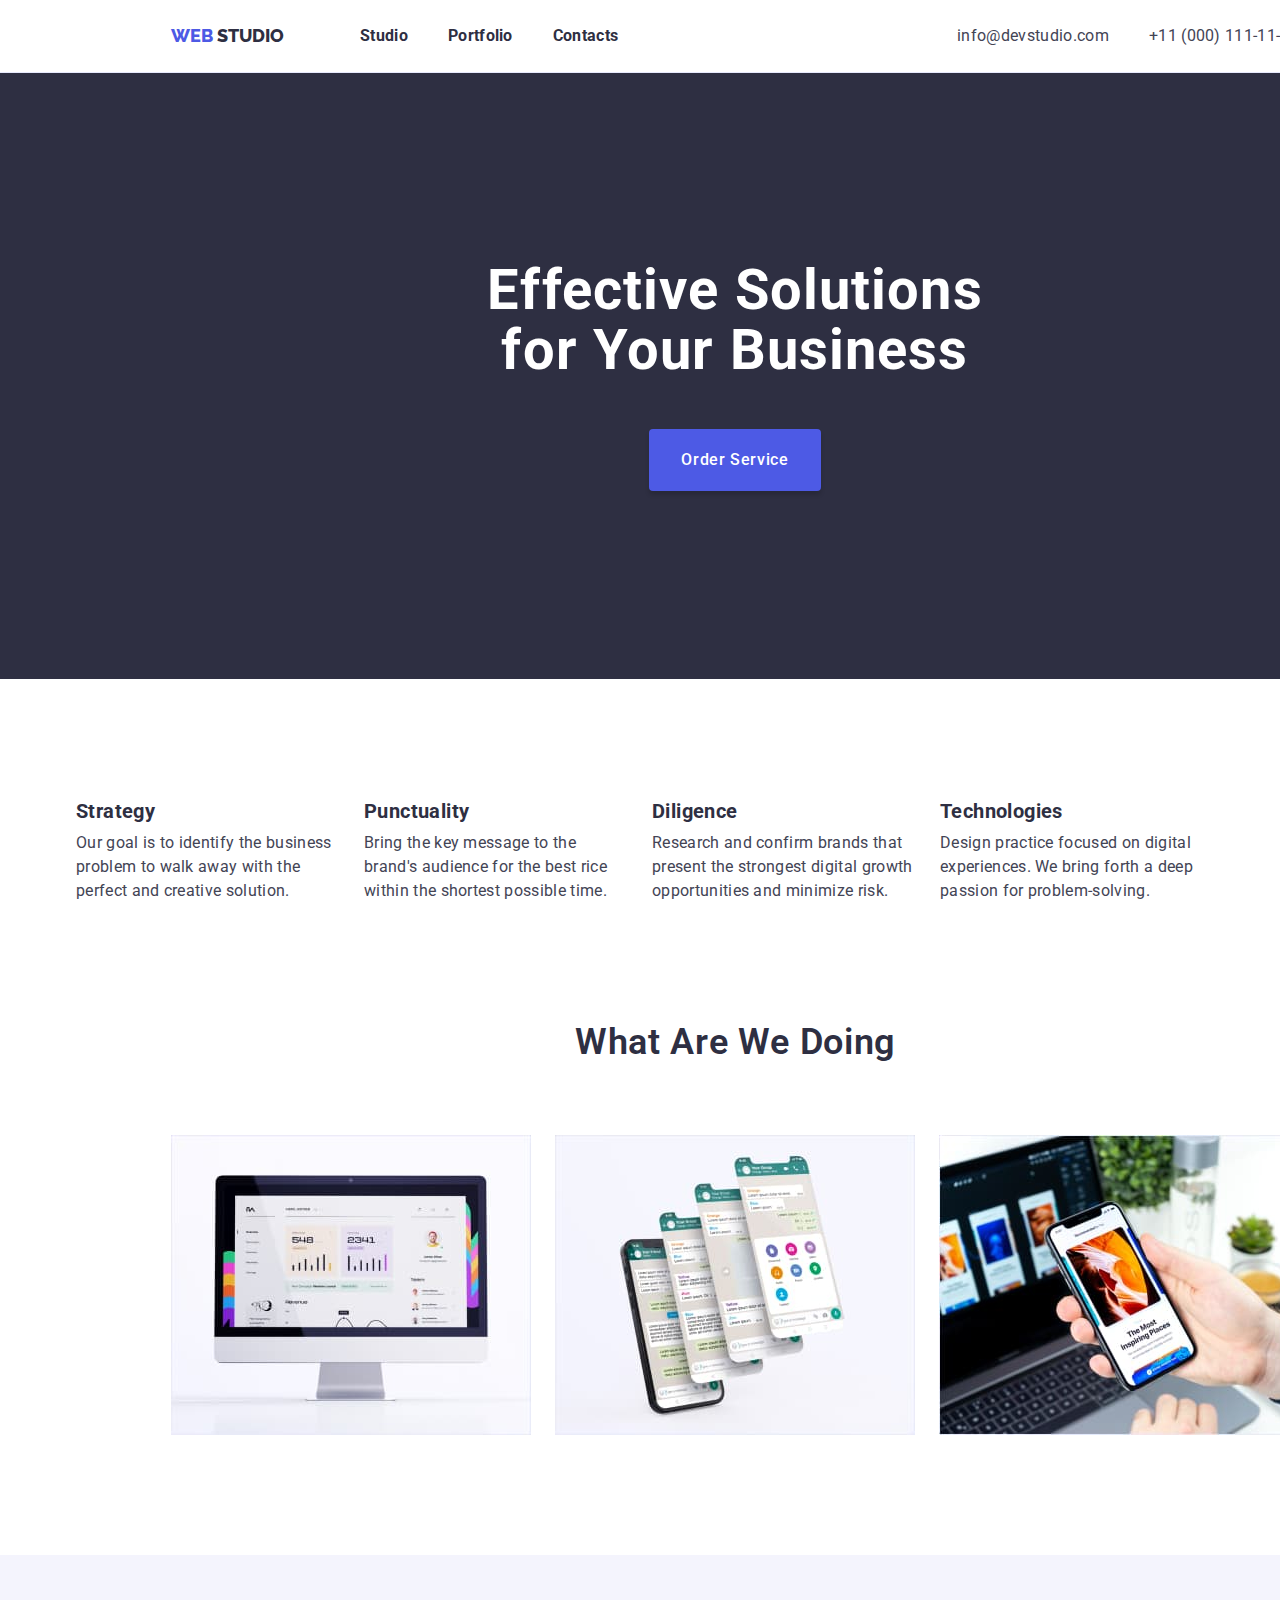
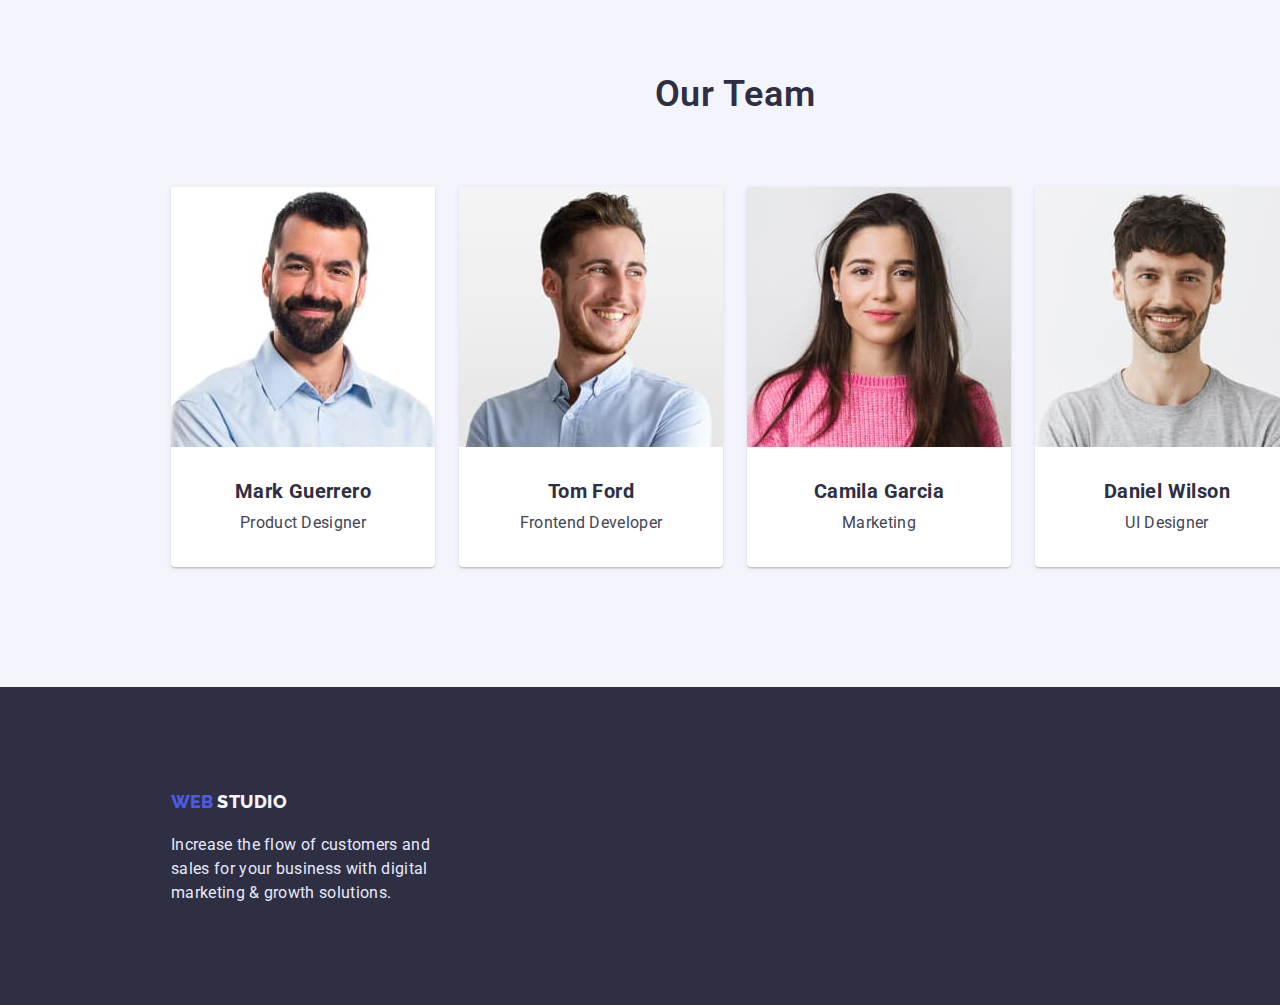
<file: index.html>
<!DOCTYPE html>
<html lang="en">
  <head>
    <meta charset="UTF-8" />
    <meta http-equiv="X-UA-Compatible" content="IE=edge" />
    <meta name="viewport" content="width=device-width, initial-scale=1.0" />
    <title>WEBSTUDIO</title>
    <link rel="preconnect" href="https://fonts.googleapis.com" />
    <link rel="preconnect" href="https://fonts.gstatic.com" crossorigin />
    <link
      href="https://fonts.googleapis.com/css2?family=Raleway:wght@800&family=Roboto:wght@400;500;700&display=swap"
      rel="stylesheet"
    />
    <link
      rel="stylesheet"
      href="https://cdn.jsdelivr.net/npm/modern-normalize@1.1.0/modern-normalize.min.css"
    />
    <link rel="stylesheet" href="./css/styles.css" />
  </head>

  <body>
    <header class="header section">
      <div class="container header-container">
        <nav class="header-nav">
          <a class="logo" href="">
            WEB
            <span class="accent">STUDIO</span>
          </a>
          <ul class="menu list">
            <li class="menu-item">
              <a class="menu-link link" href="">Studio</a>
            </li>
            <li class="menu-item">
              <a class="menu-link link" href="./portfolio.html">Portfolio</a>
            </li>
            <li class="menu-item">
              <a class="menu-link link" href="">Contacts</a>
            </li>
          </ul>
        </nav>
        <ul class="contact-link list">
          <li class="mail">
            <a class="contact link" href="mailto:info@devstudio.com">info@devstudio.com</a>
          </li>
          <li class="tel">
            <a class="contact link" href="tel:+110001111111">+11 (000) 111-11-11</a>
          </li>
        </ul>
      </div>
    </header>

    <main class="main">
      <section class="main-hero section">
        <div class="container hero-container">
          <h1 class="title-hero">Effective Solutions for Your Business</h1>
          <button class="modal-btn" type="button">Order Service</button>
        </div>
      </section>

      <section class="advantages section">
        <h2 class="visually-hidden">our advantages</h2>
        <div class="container">
          <ul class="advantages-list list">
            <li class="list-item">
              <h3 class="item">Strategy</h3>
              <p class="description-item">
                Our goal is to identify the business problem to walk away with the perfect and
                creative solution.
              </p>
            </li>
            <li class="list-item">
              <h3 class="item">Punctuality</h3>
              <p class="description-item">
                Bring the key message to the brand's audience for the best rice within the shortest
                possible time.
              </p>
            </li>
            <li class="list-item">
              <h3 class="item">Diligence</h3>
              <p class="description-item">
                Research and confirm brands that present the strongest digital growth opportunities
                and minimize risk.
              </p>
            </li>
            <li class="list-item">
              <h3 class="item">Technologies</h3>
              <p class="description-item">
                Design practice focused on digital experiences. We bring forth a deep passion for
                problem-solving.
              </p>
            </li>
          </ul>
        </div>
      </section>

      <section class="examples section">
        <div class="container">
          <h2 class="our-works">What are we doing</h2>
          <ul class="list-work list">
            <li class="item-work">
              <img src="./images/rectangle1.jpg" alt="computer monitor" width="360" />
            </li>
            <li class="item-work">
              <img src="./images/rectangle2.jpg" alt="phone screen" width="360" />
            </li>
            <li class="item-work">
              <img src="./images/rectangle3.jpg" alt="computer and phone" width="360" />
            </li>
          </ul>
        </div>
      </section>

      <section class="team section">
        <div class="container">
          <h2 class="our-team">Our Team</h2>
          <ul class="list-team list">
            <li class="item-team">
              <img src="./images/ourtime/markguerrero1.jpg" alt="bearded man" width="264" />
              <div class="position-team">
                <h3 class="team-member">Mark Guerrero</h3>
                <p class="position-member">Product Designer</p>
              </div>
            </li>
            <li class="item-team">
              <img src="./images/ourtime/tomford2.jpg" alt="smiling man" width="264" />
              <div class="position-team">
                <h3 class="team-member">Tom Ford</h3>
                <p class="position-member">Frontend Developer</p>
              </div>
            </li>
            <li class="item-team">
              <img src="./images/ourtime/camilagarcia3.jpg" alt="girl with long hair" width="264" />
              <div class="position-team">
                <h3 class="team-member">Camila Garcia</h3>
                <p class="position-member">Marketing</p>
              </div>
            </li>
            <li class="item-team">
              <img src="./images/ourtime/danielwilson4.jpg" alt="smiling bearded man" width="264" />
              <div class="position-team">
                <h3 class="team-member">Daniel Wilson</h3>
                <p class="position-member">UI Designer</p>
              </div>
            </li>
          </ul>
        </div>
      </section>
    </main>

    <footer class="footer section">
      <div class="container">
        <a class="logo-footer" href="">
          WEB
          <span class="accent-footer">STUDIO</span>
        </a>
        <p class="item-footer">
          Increase the flow of customers and sales for your business with digital marketing & growth
          solutions.
        </p>
      </div>
    </footer>
  </body>
</html>
</file>
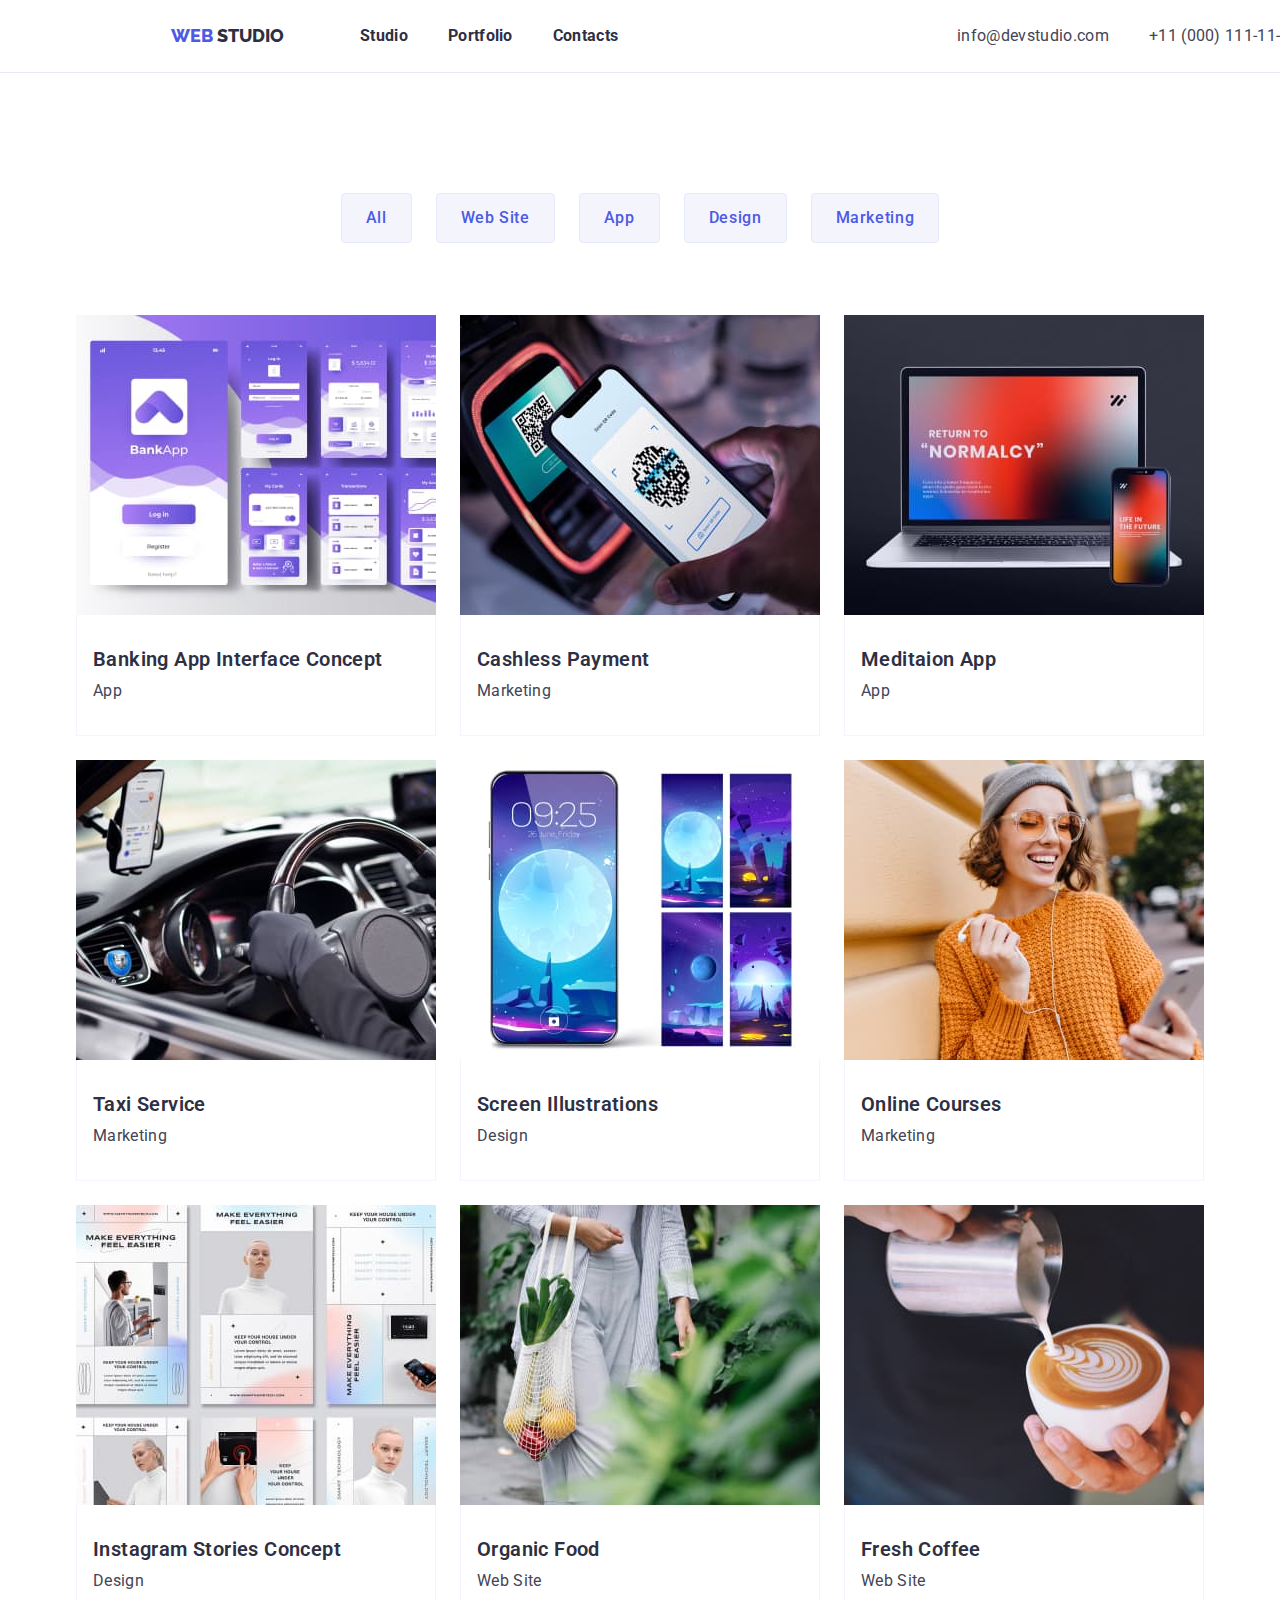
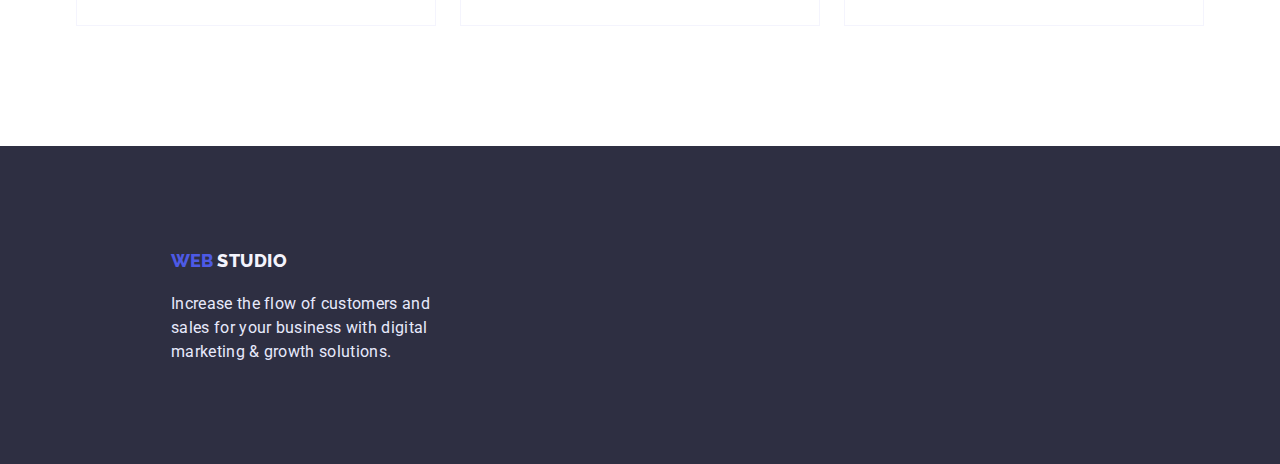
<file: portfolio.html>
<!DOCTYPE html>
<html lang="en">
  <head>
    <meta charset="UTF-8" />
    <meta http-equiv="X-UA-Compatible" content="IE=edge" />
    <meta name="viewport" content="width=device-width, initial-scale=1.0" />
    <title>WEBSTUDIO</title>
    <link rel="preconnect" href="https://fonts.googleapis.com" />
    <link rel="preconnect" href="https://fonts.gstatic.com" crossorigin />
    <link
      href="https://fonts.googleapis.com/css2?family=Raleway:wght@800&family=Roboto:wght@400;500;700&display=swap"
      rel="stylesheet"
    />
    <link
      rel="stylesheet"
      href="https://cdn.jsdelivr.net/npm/modern-normalize@1.1.0/modern-normalize.min.css"
    />
    <link rel="stylesheet" href="./css/styles.css" />
  </head>

  <body>
    <header class="header section">
      <div class="container header-container">
        <nav class="header-nav">
          <a class="logo" href="">
            WEB
            <span class="accent">STUDIO</span>
          </a>
          <ul class="menu list">
            <li class="menu-item">
              <a class="menu-link link" href="./index.html">Studio</a>
            </li>
            <li class="menu-item">
              <a class="menu-link link" href="">Portfolio</a>
            </li>
            <li class="menu-item">
              <a class="menu-link link" href="">Contacts</a>
            </li>
          </ul>
        </nav>
        <ul class="contact-link list">
          <li class="mail">
            <a class="contact link" href="mailto:info@devstudio.com">info@devstudio.com</a>
          </li>
          <li class="tel">
            <a class="contact link" href="tel:+110001111111">+11 (000) 111-11-11</a>
          </li>
        </ul>
      </div>
    </header>

    <main class="main-portfolio">
      <section class="portfolio section">
        <div class="container">
          <h1 class="visually-hidden">Work examples</h1>
          <ul class="button-list list">
            <li class="button-items"><button class="button-item" type="button">All</button></li>
            <li class="button-items">
              <button class="button-item" type="button">Web Site</button>
            </li>
            <li class="button-items"><button class="button-item" type="button">App</button></li>
            <li class="button-items"><button class="button-item" type="button">Design</button></li>
            <li class="button-items">
              <button class="button-item" type="button">Marketing</button>
            </li>
          </ul>

          <ul class="portfolio-list list">
            <li class="portfolio-items">
              <img
                src="./images/workexamples/interfaceсoncept1.jpg"
                alt="phone screen"
                width="360"
              />
              <div class="container-border">
                <h2 class="portfolio-description">Banking App Interface Concept</h2>
                <p class="portfolio-item">App</p>
              </div>
            </li>
            <li class="portfolio-items">
              <img
                src="./images/workexamples/cashlesspayment2.jpg"
                alt="telephone and payment terminal"
                width="360"
              />
              <div class="container-border">
                <h2 class="portfolio-description">Cashless Payment</h2>
                <p class="portfolio-item">Marketing</p>
              </div>
            </li>
            <li class="portfolio-items">
              <img
                src="./images/workexamples/meditaionapp3.jpg"
                alt="laptop and phone"
                width="360"
              />
              <div class="container-border">
                <h2 class="portfolio-description">Meditaion App</h2>
                <p class="portfolio-item">App</p>
              </div>
            </li>
            <li class="portfolio-items">
              <img
                src="./images/workexamples/taxiservice4.jpg"
                alt="car steering wheel"
                width="360"
              />
              <div class="container-border">
                <h2 class="portfolio-description">Taxi Service</h2>
                <p class="portfolio-item">Marketing</p>
              </div>
            </li>
            <li class="portfolio-items">
              <img
                src="./images/workexamples/screenillustrations5.jpg"
                alt="picture on the phone"
                width="360"
              />
              <div class="container-border">
                <h2 class="portfolio-description">Screen Illustrations</h2>
                <p class="portfolio-item">Design</p>
              </div>
            </li>
            <li class="portfolio-items">
              <img src="./images/workexamples/onlinecourses6.jpg" alt="smiling girl" width="360" />

              <div class="container-border">
                <h2 class="portfolio-description">Online Courses</h2>
                <p class="portfolio-item">Marketing</p>
              </div>
            </li>
            <li class="portfolio-items">
              <img
                src="./images/workexamples/instagramstories7.jpg"
                alt="people with gadgets"
                width="360"
              />
              <div class="container-border">
                <h2 class="portfolio-description">Instagram Stories Concept</h2>
                <p class="portfolio-item">Design</p>
              </div>
            </li>
            <li class="portfolio-items">
              <img
                src="./images/workexamples/organicfood8.jpg"
                alt="woman with vegetables"
                width="360"
              />
              <div class="container-border">
                <h2 class="portfolio-description">Organic Food</h2>
                <p class="portfolio-item">Web Site</p>
              </div>
            </li>
            <li class="portfolio-items">
              <img src="./images/workexamples/freshcoffee9.jpg" alt="cup of coffee" width="360" />

              <div class="container-border">
                <h2 class="portfolio-description">Fresh Coffee</h2>
                <p class="portfolio-item">Web Site</p>
              </div>
            </li>
          </ul>
        </div>
      </section>
    </main>
    <footer class="footer section">
      <div class="container">
        <a class="logo-footer" href="">
          WEB
          <span class="accent-footer">STUDIO</span>
        </a>
        <p class="item-footer">
          Increase the flow of customers and sales for your business with digital marketing & growth
          solutions.
        </p>
      </div>
    </footer>
  </body>
</html>
</file>
<file: css/styles.css>
:root {
  --text-button-color: #4d5ae5;
  --hover-text-button-color: #ffffff;
  --navy-text-color: #2e2f42;
  --p-text-color: #434455;
  --dominant-type-font-size: 16px;
  --h2-margin-bottom: 8px;
  --h2-margin-top: 32px;
}

body {
  font-family: 'Roboto', sans-serif;
  font-size: 500;
}

button {
  cursor: pointer;
}

/* =================components================ */

/* =================components================ */

h1,
h2,
h3,
h4,
h5,
h6,
p {
  margin-top: 0;
  margin-bottom: 0;
}

ul,
ol {
  margin-top: 0;
  margin-bottom: 0;
  padding-left: 0;
}

img {
  display: block;
}

.list {
  list-style: none;
}
.link {
  text-decoration: none;
}

/* ===========HEADER============ */

.section {
  padding-left: 156px;
  padding-right: 156px;
  padding-top: 120px;
  padding-bottom: 120px;
}

.header {
  padding-top: 24px;
  padding-bottom: 24px;
  border-bottom: 1px solid #e7e9fc;
}

.container {
  width: 1158px;
  padding-left: 15px;
  padding-right: 15px;
  margin: 0 auto;
  align-items: center;
}

.header-container {
  display: flex;
}

.header-nav {
  display: flex;
  align-items: center;
}

.menu {
  display: flex;
  align-items: center;
}

.menu-item:not(:last-child) {
  margin-right: 40px;
}

.logo {
  font-family: 'Raleway', sans-serif;
  text-decoration: none;
  font-weight: 800;
  font-size: 18px;
  line-height: 1.33;
  color: var(--text-button-color);
  margin-right: 76px;
}

.accent {
  font-weight: 800;
  font-size: 18px;
  line-height: 1.16;
  color: var(--navy-text-color);
}
.menu-link {
  font-weight: 700;
  font-size: var(--dominant-type-font-size);
  line-height: 1.5;
  letter-spacing: 0.02em;
  color: var(--navy-text-color);
}
.menu-link:hover,
.menu-link:focus {
  color: var(--text-button-color);
}

.contact-link {
  display: flex;
  margin-left: auto;
}

.contact {
  font-size: var(--dominant-type-font-size);
  line-height: 1.5;
  letter-spacing: 0.02em;
  color: var(--p-text-color);
}

.mail {
  margin-right: 40px;
}

/* .tel {
} */

.contact:hover,
.contact:focus {
  color: var(--text-button-color);
}

/* =============MAIN============ */

/* ==============HERO============== */

.main-hero {
  background: var(--navy-text-color);
  padding-top: 188px;
  padding-bottom: 188px;
}

.title-hero {
  font-size: 56px;
  line-height: 1.07;
  letter-spacing: 0.02em;
  color: var(--hover-text-button-color);
  max-width: 496px;
  margin-left: auto;
  margin-right: auto;
  margin-bottom: 48px;
}

.hero-container {
  text-align: center;
}

.modal-btn {
  font-family: inherit;
  font-weight: 500;
  font-size: var(--dominant-type-font-size);
  line-height: 1.9;
  padding: 16px 32px;
  letter-spacing: 0.04em;
  color: var(--hover-text-button-color);
  background: var(--text-button-color);
  box-shadow: 0px 4px 4px rgba(0, 0, 0, 0.15);
  border-radius: 4px;
  border: 2px;
  border-width: 169px;

  margin-left: auto;
  margin-right: auto;
}

.modal-btn:hover,
.modal-btn:focus {
  background: #404bbf;
}

/* ==============HERO============== */

/* ============== SECTION-1 ADVANTAGES ============== */
.visually-hidden {
  position: absolute;
  width: 1px;
  height: 1px;
  margin: -1px;
  border: 0;
  padding: 0;
  white-space: nowrap;
  clip-path: inset(100%);
  clip: rect(0 0 0 0);
  overflow: hidden;
}

.advantages {
  padding-left: 0;
  padding-right: 0;
  padding-bottom: 0;
}

.advantages-list {
  display: flex;
}

.list-item {
  max-width: 264px;
}

.list-item:not(:last-child) {
  margin-right: 24px;
}

.item {
  font-size: 20px;
  line-height: 1.2;
  letter-spacing: 0.02em;
  color: var(--navy-text-color);
  margin-bottom: var(--h2-margin-bottom);
}

.description-item {
  font-size: var(--dominant-type-font-size);
  line-height: 1.5;
  letter-spacing: 0.02em;
  color: var(--p-text-color);
}
/* ============== SECTION-1 ADVANTAGES ============== */

/* ============== SECTION-2 examples ============== */

.our-works {
  font-weight: 600;
  font-size: 36px;
  line-height: 1.11;
  text-align: center;
  letter-spacing: 0.02em;
  text-transform: capitalize;
  color: var(--navy-text-color);
  margin-bottom: 72px;
}

.list-work {
  display: flex;
}

.item-work:not(:last-child) {
  margin-right: 24px;
}

/* .item-work {
} */

/* ============== SECTION-2 examples ============== */

/* ============== SECTION-3 team ============== */

.team {
  background: #f4f4fd;
}
.our-team {
  font-weight: 600;
  font-size: 36px;
  line-height: 1.11;
  text-align: center;
  letter-spacing: 0.02em;
  text-transform: capitalize;
  color: var(--navy-text-color);
  margin-bottom: 72px;
}

.list-team {
  display: flex;
}

.item-team:not(:last-child) {
  margin-right: 24px;
}

.item-team {
  background-color: #ffffff;
  box-shadow: 0px 1px 6px rgba(46, 47, 66, 0.08), 0px 1px 1px rgba(46, 47, 66, 0.16),
    0px 2px 1px rgba(46, 47, 66, 0.08);
  border-radius: 0px 0px 4px 4px;
}

.position-team {
  padding: 32px 16px;
}

.team-member {
  margin-bottom: var(--h2-margin-bottom);
}

.team-member {
  font-size: 20px;
  line-height: 1.2;
  text-align: center;
  letter-spacing: 0.02em;
  color: var(--navy-text-color);
}
.position-member {
  font-size: var(--dominant-type-font-size);
  line-height: 1.5;
  text-align: center;
  letter-spacing: 0.02em;
  color: var(--p-text-color);
}
/* ============== SECTION-3 team ============== */

/* ============== Footer ============== */
.footer {
  background: var(--navy-text-color);
  padding-top: 100px;
  padding-bottom: 100px;
}
.logo-footer {
  font-family: 'Raleway', sans-serif;
  text-decoration: none;
  font-weight: 800;
  font-size: 18px;
  line-height: 1.33;
  color: var(--text-button-color);
  margin-right: 0;
}

.accent-footer {
  font-weight: 800;
  font-size: 18px;
  line-height: 1.67;
  letter-spacing: 0.03em;
  text-transform: uppercase;
  color: #f4f4fd;
}

.item-footer {
  font-size: var(--dominant-type-font-size);
  line-height: 1.5;
  letter-spacing: 0.02em;
  color: #e7e9fc;
  max-width: 264px;
  margin-top: 16px;
}
/* ============== Footer ============== */

/* ============== PORTFOLIO ============== */

/* ============== MAIN PORTFOLIO ============== */

.portfolio {
  padding-left: 0;
  padding-right: 0;
}

.button-list {
  display: flex;
  justify-content: center;
  gap: 24px;
  margin-bottom: 72px;
}

.button-item {
  font-family: inherit;
  font-weight: 500;
  font-size: var(--dominant-type-font-size);
  line-height: 1.5;
  text-align: center;
  letter-spacing: 0.04em;
  color: var(--text-button-color);
  cursor: pointer;
  background: #f4f4fd;
  border: 1px solid #e7e9fc;
  border-radius: 4px;
  padding: 12px 24px;
}

/* .button-item:not(:last-child) {
  margin-right: 24px;
} */

.button-item:hover,
.button-item:focus {
  background-color: #404bbf;
  color: var(--hover-text-button-color);
}

.portfolio-list {
  display: flex;
  flex-wrap: wrap;
  gap: 24px;
}

.portfolio-items {
  justify-content: center;
  align-content: center;
}

.portfolio-description {
  font-weight: 600;
  font-size: 20px;
  line-height: 1.2;
  letter-spacing: 0.02em;
  color: var(--navy-text-color);
  margin-bottom: var(--h2-margin-bottom);
}

.portfolio-item {
  font-size: var(--dominant-type-font-size);
  line-height: 1.5;
  letter-spacing: 0.02em;
  color: var(--p-text-color);
  width: 360px;
}

.container-border {
  padding: 32px 0;
  padding-left: 16px;
  border-left: 1px solid #f4f4fd;
  border-right: 1px solid #f4f4fd;
  border-bottom: 1px solid #f4f4fd;
  gap: 24px;
  width: 360px;
}
</file>
